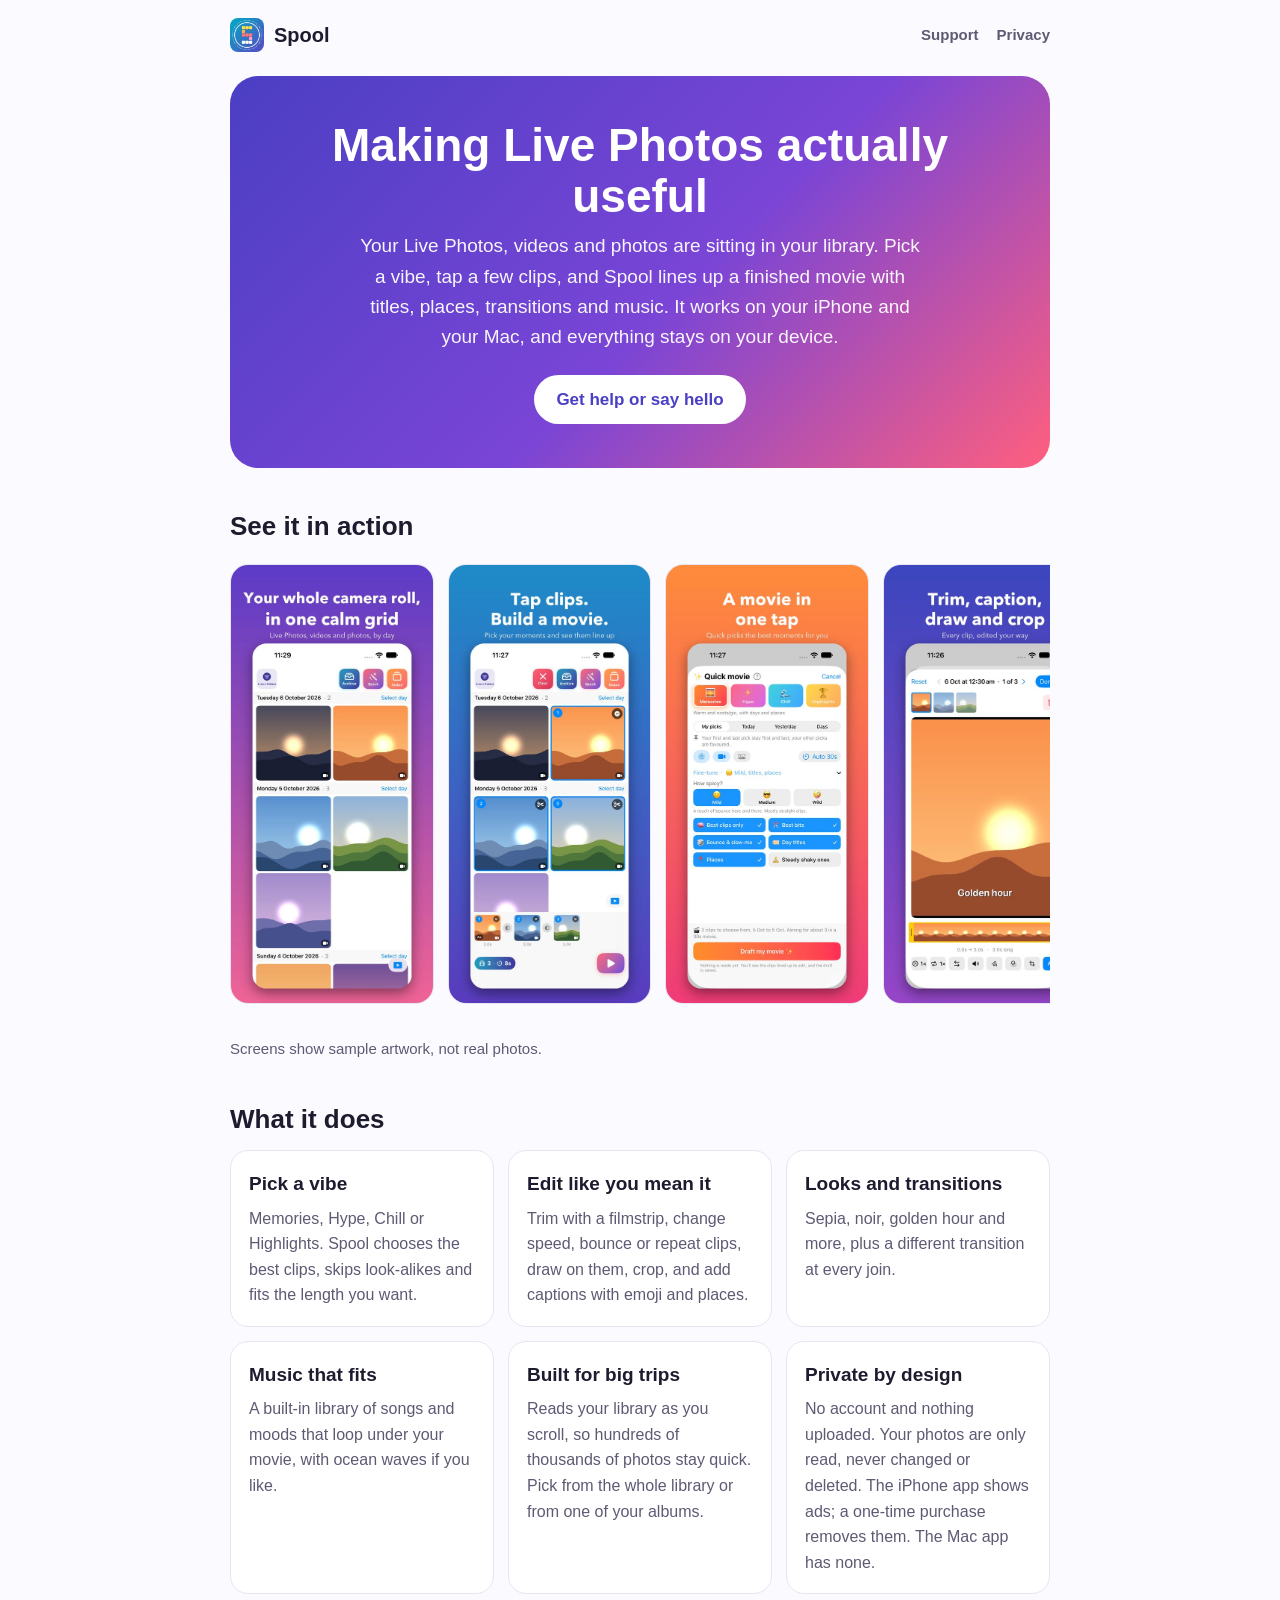
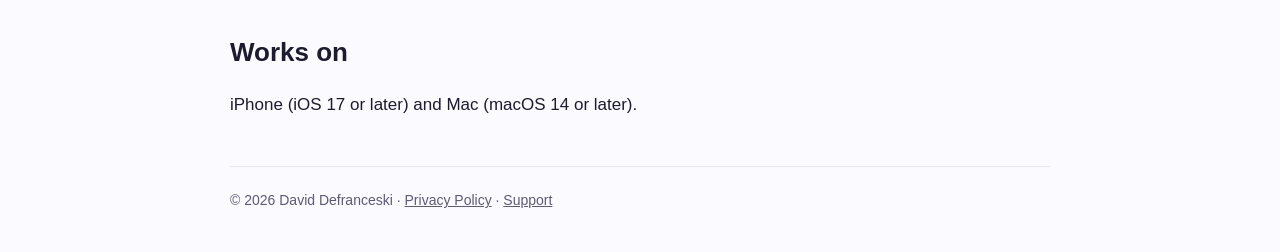
<file: index.html>
<!doctype html><html lang="en"><head><meta charset="utf-8"><meta name="viewport" content="width=device-width,initial-scale=1"><link rel="icon" href="img/icon.png"><link rel="stylesheet" href="style.css"><title>Spool: making Live Photos actually useful</title><meta name="description" content="Making Live Photos actually useful. Spool turns your Live Photos, videos and photos into one finished movie. Pick a vibe, add music, and share. Private by design."></head><body><div class="wrap">
<nav><a class="brand" href="./"><img src="img/icon.png" alt="">Spool</a><a class="l" href="support.html">Support</a><a class="l" href="privacy.html">Privacy</a></nav>
<section class="hero"><h1>Making Live Photos actually useful</h1><p>Your Live Photos, videos and photos are sitting in your library. Pick a vibe, tap a few clips, and Spool lines up a finished movie with titles, places, transitions and music. It works on your iPhone and your Mac, and everything stays on your device.</p><a class="pill" href="support.html">Get help or say hello</a></section>

<h2>See it in action</h2>
<div class="shots">
<img src="img/01-grid.jpg" alt="Your library in one calm grid" loading="lazy"><img src="img/02-build.jpg" alt="Tap clips and build a movie" loading="lazy"><img src="img/03-quick.jpg" alt="Quick movie: pick a vibe" loading="lazy"><img src="img/04-edit.jpg" alt="Trim, caption, draw and crop" loading="lazy"><img src="img/05-look.jpg" alt="Looks for the whole movie" loading="lazy"><img src="img/06-music.jpg" alt="Music that fits the moment" loading="lazy"><img src="img/07-swipe.jpg" alt="Swipe to choose" loading="lazy"><img src="img/08-make.jpg" alt="Make, save and share" loading="lazy">
</div>
<p class="note">Screens show sample artwork, not real photos.</p>

<h2>What it does</h2>
<div class="grid">
<div class="card"><h3>Pick a vibe</h3><p>Memories, Hype, Chill or Highlights. Spool chooses the best clips, skips look-alikes and fits the length you want.</p></div>
<div class="card"><h3>Edit like you mean it</h3><p>Trim with a filmstrip, change speed, bounce or repeat clips, draw on them, crop, and add captions with emoji and places.</p></div>
<div class="card"><h3>Looks and transitions</h3><p>Sepia, noir, golden hour and more, plus a different transition at every join.</p></div>
<div class="card"><h3>Music that fits</h3><p>A built-in library of songs and moods that loop under your movie, with ocean waves if you like.</p></div>
<div class="card"><h3>Built for big trips</h3><p>Reads your library as you scroll, so hundreds of thousands of photos stay quick. Pick from the whole library or from one of your albums.</p></div>
<div class="card"><h3>Private by design</h3><p>No account and nothing uploaded. Your photos are only read, never changed or deleted. The iPhone app shows ads; a one-time purchase removes them. The Mac app has none.</p></div>
</div>

<h2>Works on</h2>
<p>iPhone (iOS 17 or later) and Mac (macOS 14 or later).</p>
<footer>© 2026 David Defranceski · <a href="privacy.html">Privacy Policy</a> · <a href="support.html">Support</a></footer>
</div></body></html>
</file>
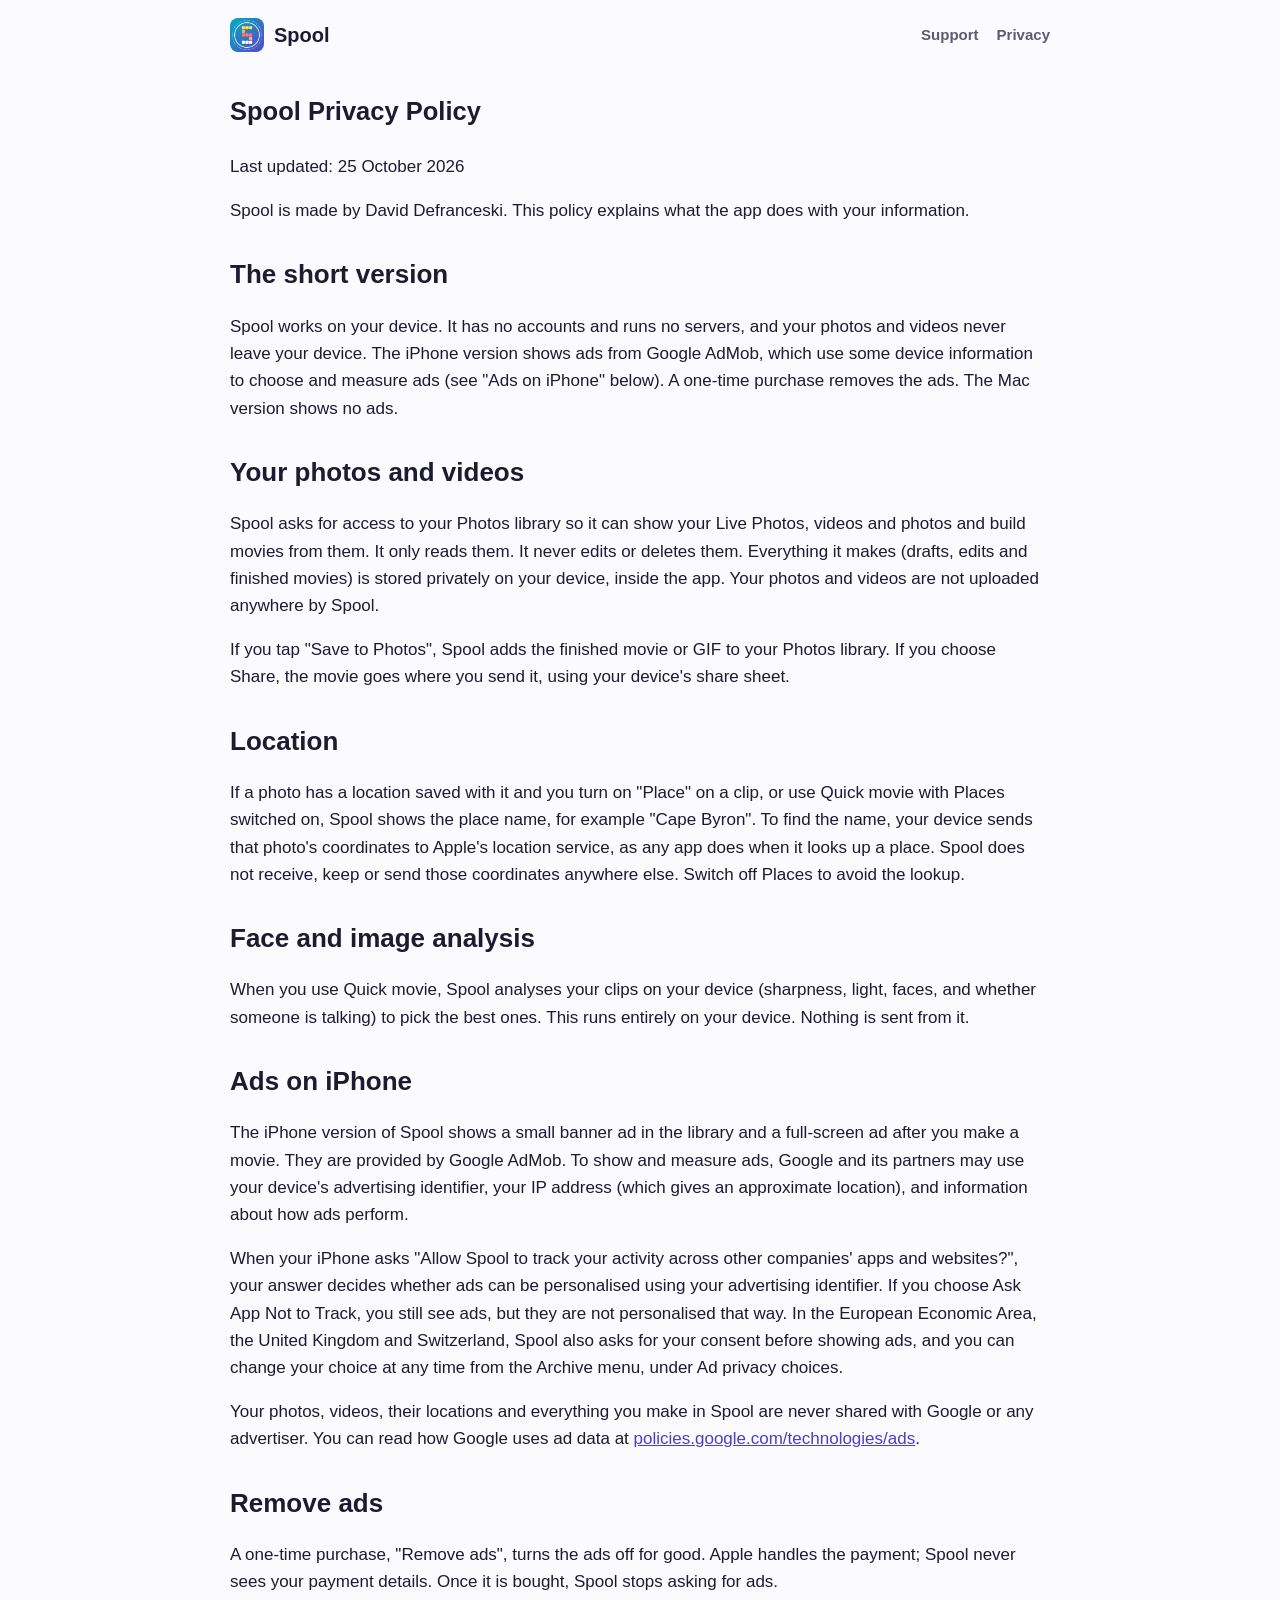
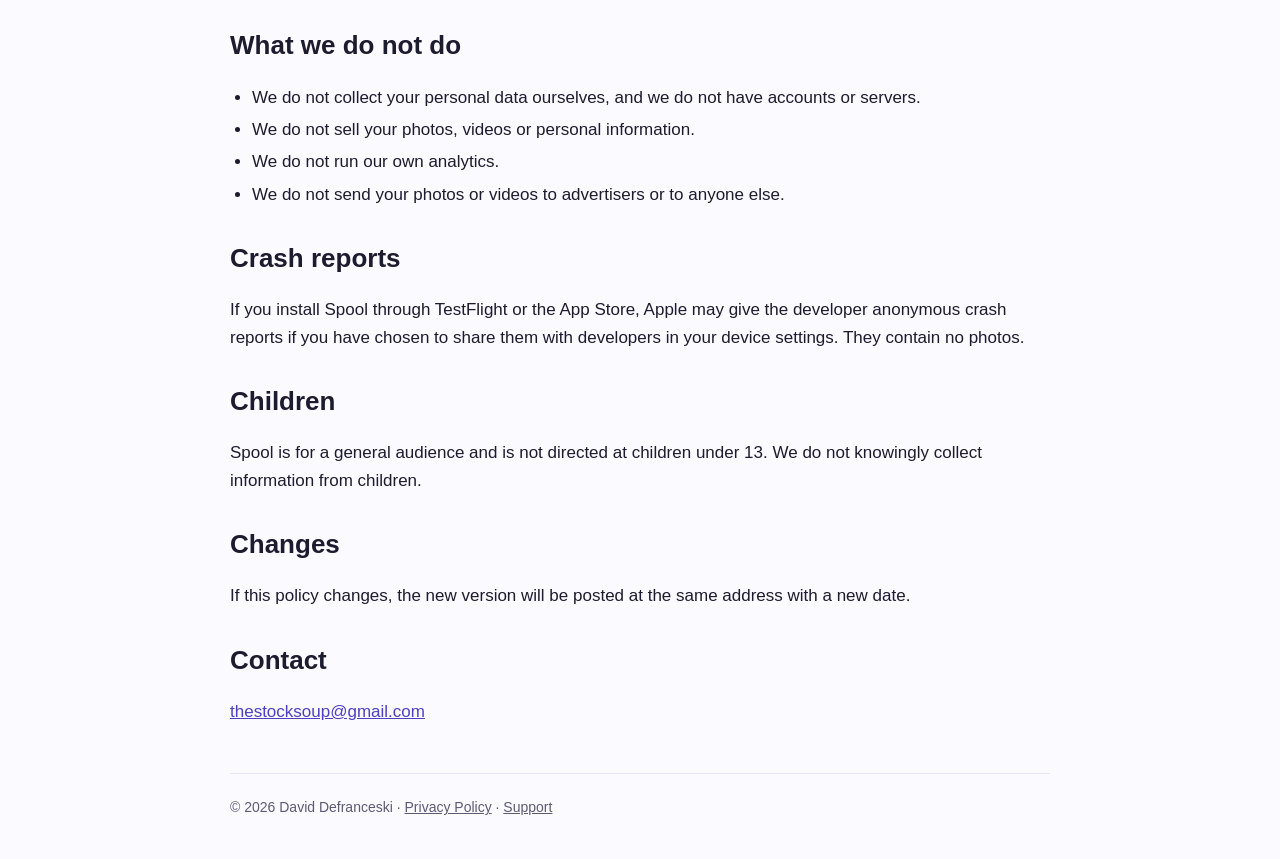
<file: privacy.html>
<!doctype html><html lang="en"><head><meta charset="utf-8"><meta name="viewport" content="width=device-width,initial-scale=1"><link rel="icon" href="img/icon.png"><link rel="stylesheet" href="style.css"><title>Spool Privacy Policy</title></head><body><div class="wrap"><article><nav><a class="brand" href="./"><img src="img/icon.png" alt="">Spool</a><a class="l" href="support.html">Support</a><a class="l" href="privacy.html">Privacy</a></nav><h1>Spool Privacy Policy</h1>
<p>Last updated: 25 October 2026</p>
<p>Spool is made by David Defranceski. This policy explains what the app does with your information.</p>
<h2>The short version</h2>
<p>Spool works on your device. It has no accounts and runs no servers, and your photos and videos never leave your device. The iPhone version shows ads from Google AdMob, which use some device information to choose and measure ads (see &quot;Ads on iPhone&quot; below). A one-time purchase removes the ads. The Mac version shows no ads.</p>
<h2>Your photos and videos</h2>
<p>Spool asks for access to your Photos library so it can show your Live Photos, videos and photos and build movies from them. It only reads them. It never edits or deletes them. Everything it makes (drafts, edits and finished movies) is stored privately on your device, inside the app. Your photos and videos are not uploaded anywhere by Spool.</p>
<p>If you tap &quot;Save to Photos&quot;, Spool adds the finished movie or GIF to your Photos library. If you choose Share, the movie goes where you send it, using your device&#x27;s share sheet.</p>
<h2>Location</h2>
<p>If a photo has a location saved with it and you turn on &quot;Place&quot; on a clip, or use Quick movie with Places switched on, Spool shows the place name, for example &quot;Cape Byron&quot;. To find the name, your device sends that photo&#x27;s coordinates to Apple&#x27;s location service, as any app does when it looks up a place. Spool does not receive, keep or send those coordinates anywhere else. Switch off Places to avoid the lookup.</p>
<h2>Face and image analysis</h2>
<p>When you use Quick movie, Spool analyses your clips on your device (sharpness, light, faces, and whether someone is talking) to pick the best ones. This runs entirely on your device. Nothing is sent from it.</p>
<h2>Ads on iPhone</h2>
<p>The iPhone version of Spool shows a small banner ad in the library and a full-screen ad after you make a movie. They are provided by Google AdMob. To show and measure ads, Google and its partners may use your device&#x27;s advertising identifier, your IP address (which gives an approximate location), and information about how ads perform.</p>
<p>When your iPhone asks &quot;Allow Spool to track your activity across other companies&#x27; apps and websites?&quot;, your answer decides whether ads can be personalised using your advertising identifier. If you choose Ask App Not to Track, you still see ads, but they are not personalised that way. In the European Economic Area, the United Kingdom and Switzerland, Spool also asks for your consent before showing ads, and you can change your choice at any time from the Archive menu, under Ad privacy choices.</p>
<p>Your photos, videos, their locations and everything you make in Spool are never shared with Google or any advertiser. You can read how Google uses ad data at <a href="https://policies.google.com/technologies/ads">policies.google.com/technologies/ads</a>.</p>
<h2>Remove ads</h2>
<p>A one-time purchase, &quot;Remove ads&quot;, turns the ads off for good. Apple handles the payment; Spool never sees your payment details. Once it is bought, Spool stops asking for ads.</p>
<h2>What we do not do</h2>
<ul>
<li>We do not collect your personal data ourselves, and we do not have accounts or servers.</li>
<li>We do not sell your photos, videos or personal information.</li>
<li>We do not run our own analytics.</li>
<li>We do not send your photos or videos to advertisers or to anyone else.</li>
</ul>
<h2>Crash reports</h2>
<p>If you install Spool through TestFlight or the App Store, Apple may give the developer anonymous crash reports if you have chosen to share them with developers in your device settings. They contain no photos.</p>
<h2>Children</h2>
<p>Spool is for a general audience and is not directed at children under 13. We do not knowingly collect information from children.</p>
<h2>Changes</h2>
<p>If this policy changes, the new version will be posted at the same address with a new date.</p>
<h2>Contact</h2>
<p><a href="mailto:thestocksoup@gmail.com">thestocksoup@gmail.com</a></p><footer>© 2026 David Defranceski · <a href="privacy.html">Privacy Policy</a> · <a href="support.html">Support</a></footer></article></div></body></html>
</file>
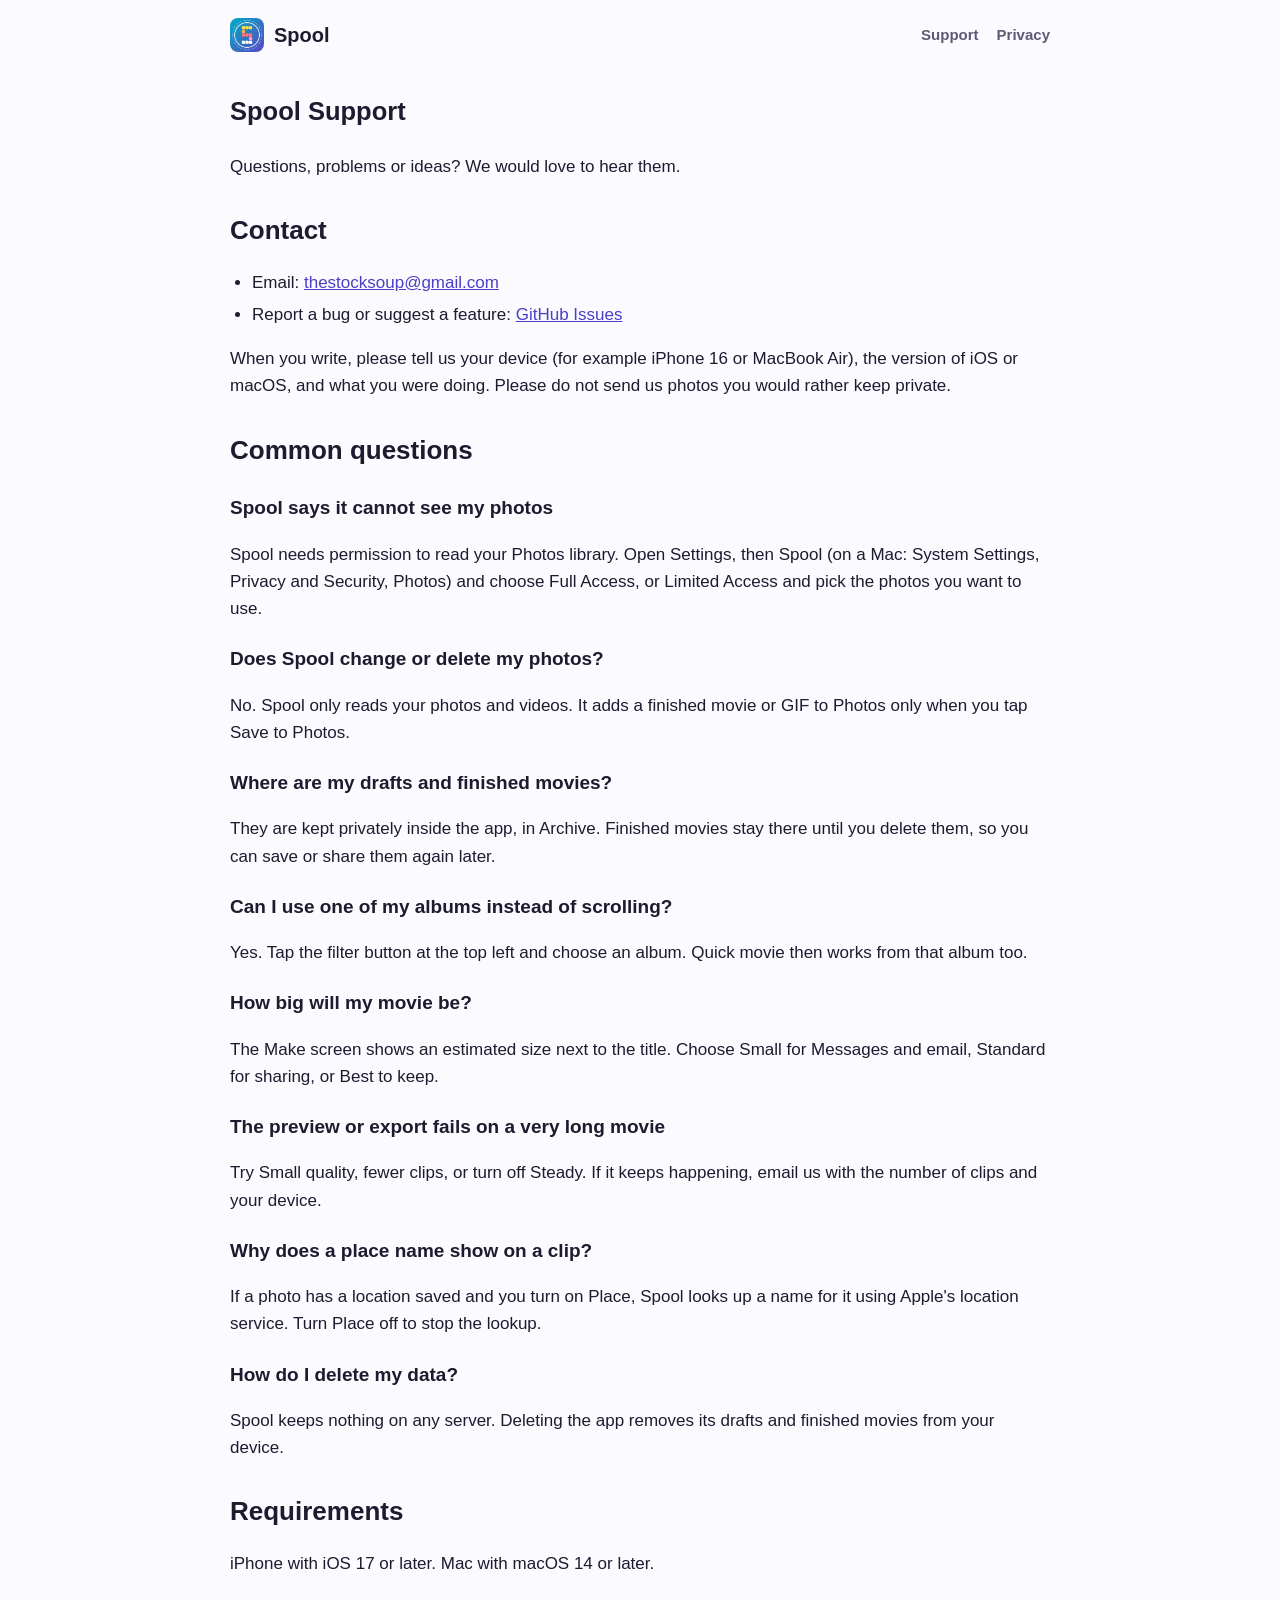
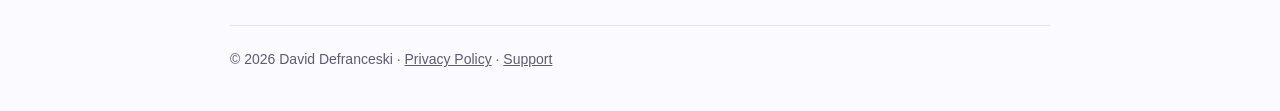
<file: support.html>
<!doctype html><html lang="en"><head><meta charset="utf-8"><meta name="viewport" content="width=device-width,initial-scale=1"><link rel="icon" href="img/icon.png"><link rel="stylesheet" href="style.css"><title>Spool Support</title><meta name="description" content="Help and contact for Spool."></head><body><div class="wrap"><article>
<nav><a class="brand" href="./"><img src="img/icon.png" alt="">Spool</a><a class="l" href="support.html">Support</a><a class="l" href="privacy.html">Privacy</a></nav>
<h1>Spool Support</h1>
<p>Questions, problems or ideas? We would love to hear them.</p>
<h2>Contact</h2>
<ul>
<li>Email: <a href="mailto:thestocksoup@gmail.com?subject=Spool%20support">thestocksoup@gmail.com</a></li>
<li>Report a bug or suggest a feature: <a href="https://github.com/daviddef/spool-app/issues">GitHub Issues</a></li>
</ul>
<p>When you write, please tell us your device (for example iPhone 16 or MacBook Air), the version of iOS or macOS, and what you were doing. Please do not send us photos you would rather keep private.</p>

<h2>Common questions</h2>
<h3>Spool says it cannot see my photos</h3>
<p>Spool needs permission to read your Photos library. Open Settings, then Spool (on a Mac: System Settings, Privacy and Security, Photos) and choose Full Access, or Limited Access and pick the photos you want to use.</p>
<h3>Does Spool change or delete my photos?</h3>
<p>No. Spool only reads your photos and videos. It adds a finished movie or GIF to Photos only when you tap Save to Photos.</p>
<h3>Where are my drafts and finished movies?</h3>
<p>They are kept privately inside the app, in Archive. Finished movies stay there until you delete them, so you can save or share them again later.</p>
<h3>Can I use one of my albums instead of scrolling?</h3>
<p>Yes. Tap the filter button at the top left and choose an album. Quick movie then works from that album too.</p>
<h3>How big will my movie be?</h3>
<p>The Make screen shows an estimated size next to the title. Choose Small for Messages and email, Standard for sharing, or Best to keep.</p>
<h3>The preview or export fails on a very long movie</h3>
<p>Try Small quality, fewer clips, or turn off Steady. If it keeps happening, email us with the number of clips and your device.</p>
<h3>Why does a place name show on a clip?</h3>
<p>If a photo has a location saved and you turn on Place, Spool looks up a name for it using Apple's location service. Turn Place off to stop the lookup.</p>
<h3>How do I delete my data?</h3>
<p>Spool keeps nothing on any server. Deleting the app removes its drafts and finished movies from your device.</p>

<h2>Requirements</h2>
<p>iPhone with iOS 17 or later. Mac with macOS 14 or later.</p>
<footer>© 2026 David Defranceski · <a href="privacy.html">Privacy Policy</a> · <a href="support.html">Support</a></footer>
</article></div></body></html>
</file>
<file: style.css>
:root{--ink:#1d1b2e;--mute:#5d5a73;--bg:#fbfaff;--card:#ffffff;--line:#e7e4f3;--indigo:#4b3fc4;--violet:#7a45d6;--coral:#ff5f7e;--orange:#ff9a4d;--teal:#1fa3c8}
@media (prefers-color-scheme:dark){:root{--ink:#f2f0ff;--mute:#a9a5c4;--bg:#14121f;--card:#1e1b2f;--line:#2e2a47}}
*{box-sizing:border-box}html{-webkit-text-size-adjust:100%}
body{margin:0;background:var(--bg);color:var(--ink);font:17px/1.6 -apple-system,BlinkMacSystemFont,"SF Pro Text","Segoe UI",Roboto,Helvetica,Arial,sans-serif}
a{color:var(--indigo)}@media (prefers-color-scheme:dark){a{color:#a99cff}}
.wrap{max-width:860px;margin:0 auto;padding:0 20px}
nav{display:flex;gap:18px;align-items:center;padding:18px 0}
nav .brand{display:flex;align-items:center;gap:10px;font-weight:800;font-size:20px;color:var(--ink);text-decoration:none;margin-right:auto}
nav .brand img{width:34px;height:34px;border-radius:8px}
nav a.l{color:var(--mute);text-decoration:none;font-weight:600;font-size:15px}
.hero{background:linear-gradient(135deg,var(--indigo),var(--violet) 55%,var(--coral));color:#fff;border-radius:28px;padding:44px 28px;margin:6px 0 34px;text-align:center}
.hero h1{margin:0 0 10px;font-size:clamp(30px,6vw,46px);line-height:1.1}
.hero p{margin:0 auto;max-width:560px;font-size:19px;opacity:.95}
.pill{display:inline-block;margin-top:22px;background:#fff;color:var(--indigo);font-weight:700;padding:11px 22px;border-radius:999px;text-decoration:none}
h2{font-size:26px;margin:38px 0 10px}h3{font-size:19px;margin:22px 0 6px}
.grid{display:grid;grid-template-columns:repeat(auto-fit,minmax(230px,1fr));gap:14px}
.card{background:var(--card);border:1px solid var(--line);border-radius:18px;padding:18px}
.card h3{margin-top:0}.card p{margin:0;color:var(--mute);font-size:16px}
.shots{display:flex;gap:14px;overflow-x:auto;padding:6px 2px 18px;scroll-snap-type:x mandatory}
.shots img{height:440px;width:auto;border-radius:18px;border:1px solid var(--line);scroll-snap-align:start;flex:none}
.note{color:var(--mute);font-size:15px}
footer{border-top:1px solid var(--line);margin-top:48px;padding:22px 0 40px;color:var(--mute);font-size:14px}
footer a{color:var(--mute)}
article h2{margin-top:30px}article ul{padding-left:22px}article li{margin:5px 0}
</file>
